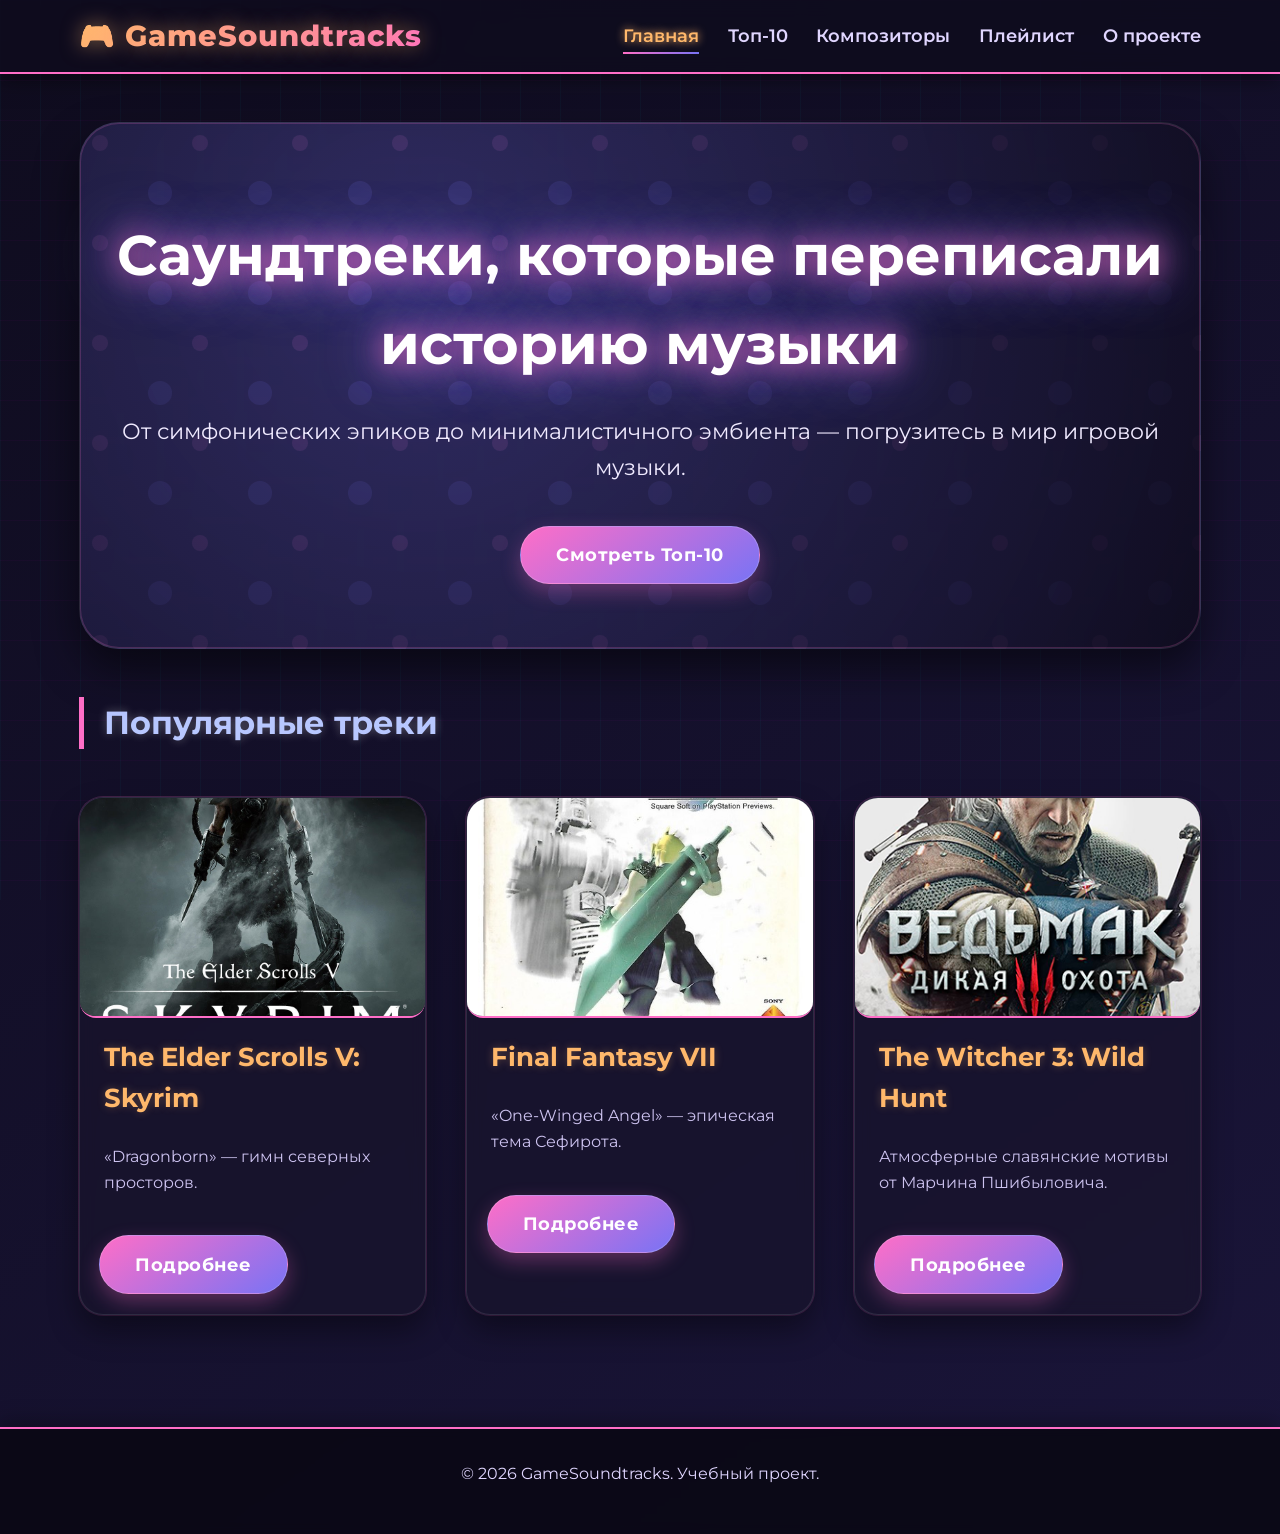
<file: Site/index.html>
﻿<!DOCTYPE html>
<html lang="ru">
<head>
	<meta charset="UTF-8">
	<meta name="viewport" content="width=device-width, initial-scale=1.0">
	<title>Лучшие саундтреки из видеоигр | Главная</title>
	<link rel="stylesheet" href="css/style.css">
</head>
<body>
	<header>
		<div class="container header-container">
			<div class="logo">
				<a href="index.html">🎮 GameSoundtracks</a>
			</div>
			<nav>
				<ul class="nav-menu">
					<li><a href="index.html" class="active">Главная</a></li>
					<li><a href="top10.html">Топ-10</a></li>
					<li><a href="composers.html">Композиторы</a></li>
					<li><a href="playlist.html">Плейлист</a></li>
					<li><a href="about.html">О проекте</a></li>
				</ul>
				<button class="mobile-menu-toggle" aria-label="Меню">☰</button>
			</nav>
		</div>
	</header>

	<main>
		<div class="container">
			<section class="hero">
				<h1>Саундтреки, которые переписали историю музыки</h1>
				<p>От симфонических эпиков до минималистичного эмбиента — погрузитесь в мир игровой музыки.</p>
				<a href="top10.html" class="btn">Смотреть Топ-10</a>
			</section>

			<section class="featured">
				<h2>Популярные треки</h2>
				<div class="cards-grid">
					<article class="card">
						<img src="images/skyrim.jpg" alt="Skyrim">
						<h3>The Elder Scrolls V: Skyrim</h3>
						<p>«Dragonborn» — гимн северных просторов.</p>
						<a href="soundtrack-skyrim.html" class="btn" style="margin: 0 1.2rem 1.2rem; display: inline-block;">Подробнее</a>
					</article>
					<article class="card">
						<img src="images/ffvii.jpg" alt="Final Fantasy VII">
						<h3>Final Fantasy VII</h3>
						<p>«One-Winged Angel» — эпическая тема Сефирота.</p>
						<a href="soundtrack-ffvii.html" class="btn" style="margin: 0 1.2rem 1.2rem; display: inline-block;">Подробнее</a>
					</article>
					<article class="card">
						<img src="images/witcher3.jpg" alt="The Witcher 3">
						<h3>The Witcher 3: Wild Hunt</h3>
						<p>Атмосферные славянские мотивы от Марчина Пшибыловича.</p>
						<a href="soundtrack-witcher3.html" class="btn" style="margin: 0 1.2rem 1.2rem; display: inline-block;">Подробнее</a>
					</article>
				</div>
			</section>
		</div>
	</main>

	<footer>
		<div class="container">
			<p>© 2026 GameSoundtracks. Учебный проект.</p>
		</div>
	</footer>

	<script src="js/script.js"></script>
</body>
</html>
</file>
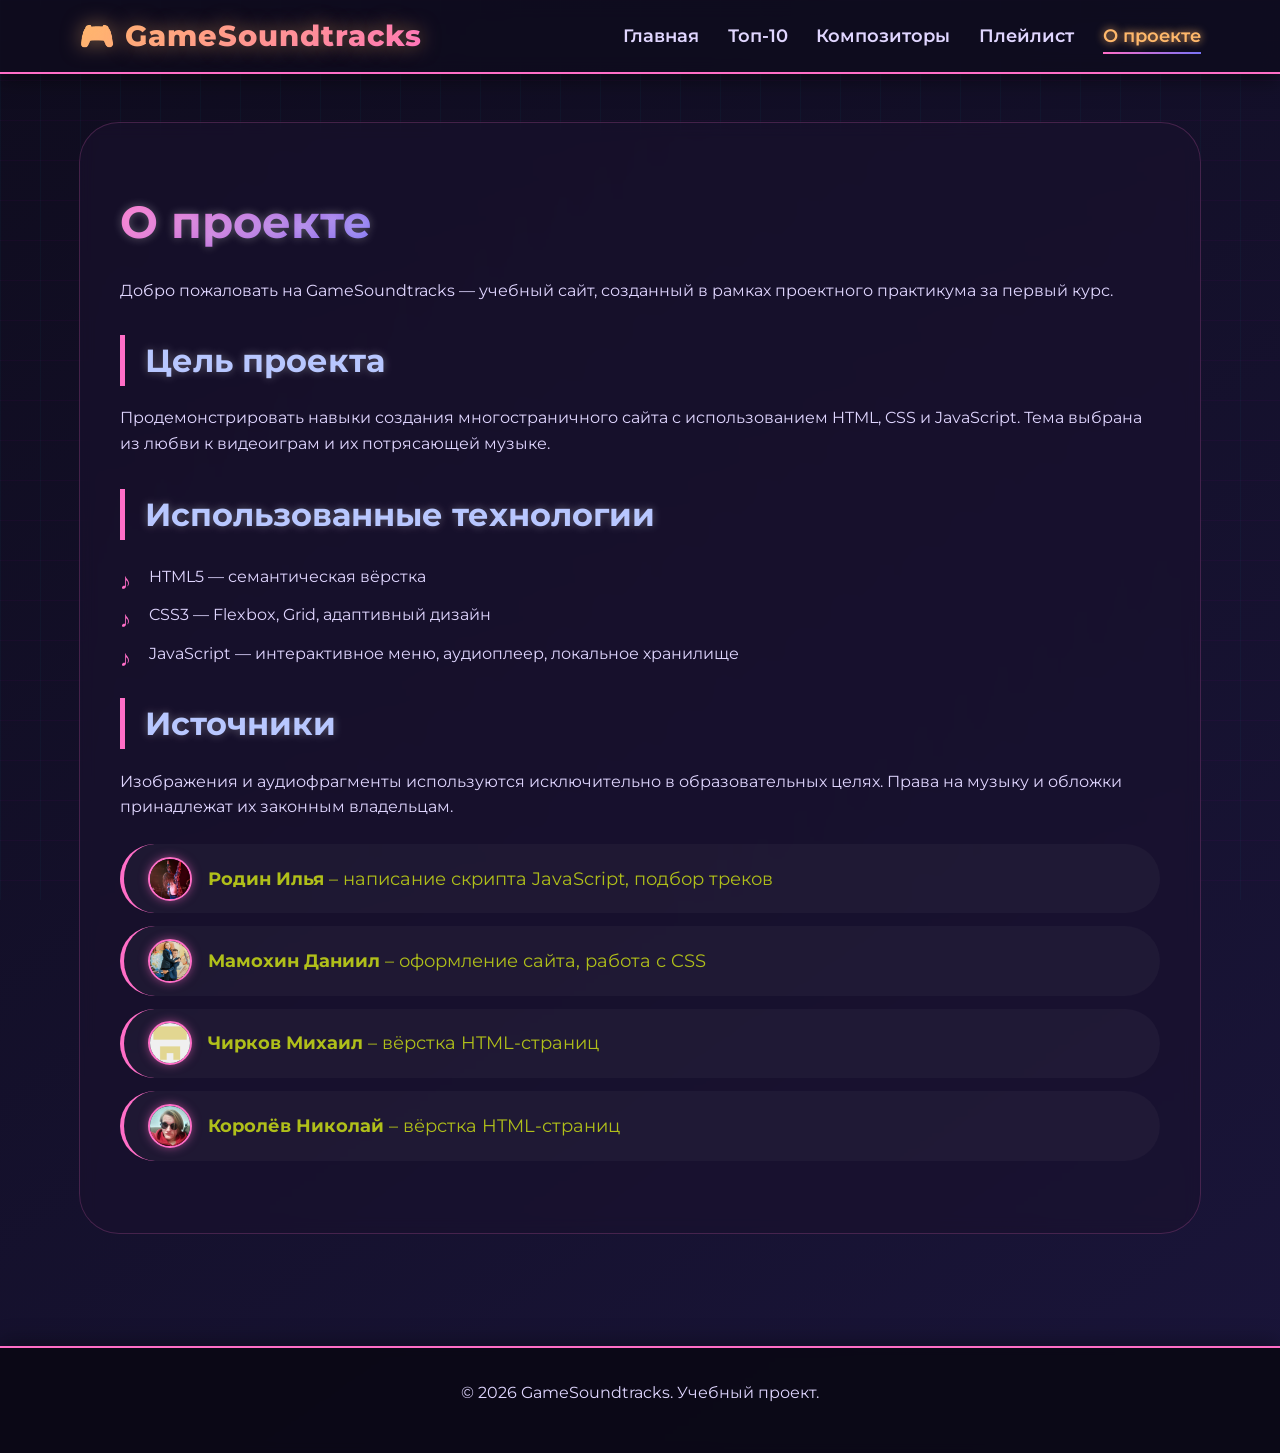
<file: Site/about.html>
﻿<!DOCTYPE html>
<html lang="ru">
<head>
	<meta charset="UTF-8">
	<meta name="viewport" content="width=device-width, initial-scale=1.0">
	<title>О проекте | GameSoundtracks</title>
	<link rel="stylesheet" href="css/style.css">
</head>
<body>
	<header>
		<div class="container header-container">
			<div class="logo">
				<a href="index.html">🎮 GameSoundtracks</a>
			</div>
			<nav>
				<ul class="nav-menu">
					<li><a href="index.html">Главная</a></li>
					<li><a href="top10.html">Топ-10</a></li>
					<li><a href="composers.html">Композиторы</a></li>
					<li><a href="playlist.html">Плейлист</a></li>
					<li><a href="about.html" class="active">О проекте</a></li>
				</ul>
				<button class="mobile-menu-toggle" aria-label="Меню">☰</button>
			</nav>
		</div>
	</header>

	<main>
		<div class="container">
			<section class="about">
				<h1>О проекте</h1>
				<p>Добро пожаловать на GameSoundtracks — учебный сайт, созданный в рамках проектного практикума за первый курс.</p>

				<h2>Цель проекта</h2>
				<p>Продемонстрировать навыки создания многостраничного  сайта с использованием HTML, CSS и JavaScript. Тема выбрана из любви к видеоиграм и их потрясающей музыке.</p>

				<h2>Использованные технологии</h2>
				<ul class="simple-list">
					<li>HTML5 — семантическая вёрстка</li>
					<li>CSS3 — Flexbox, Grid, адаптивный дизайн</li>
					<li>JavaScript — интерактивное меню, аудиоплеер, локальное хранилище</li>
				</ul>

				<h2>Источники</h2>
				<p>Изображения и аудиофрагменты используются исключительно в образовательных целях. Права на музыку и обложки принадлежат их законным владельцам.</p>

				<ul class="team-list">
					<li>
						<img src="images/avatar-ilya.jpg" alt="Илья" class="team-avatar">
						<span><strong>Родин Илья</strong> – написание скрипта JavaScript, подбор треков</span>
					</li>
					<li>
						<img src="images/avatar-daniil.jpg" alt="Даниил" class="team-avatar">
						<span><strong>Мамохин Даниил</strong> – оформление сайта, работа с CSS</span>
					</li>
					<li>
						<img src="images/avatar-mikhail.png" alt="Михаил" class="team-avatar">
						<span><strong>Чирков Михаил</strong> – вёрстка HTML-страниц</span>
					</li>
					<li>
						<img src="images/avatar-nikolai.jpg" alt="Николай" class="team-avatar">
						<span><strong>Королёв Николай</strong> – вёрстка HTML-страниц</span>
					</li>
				</ul>
			</section>
		</div>
	</main>

	<footer>
		<div class="container">
			<p>© 2026 GameSoundtracks. Учебный проект.</p>
		</div>
	</footer>

	<script src="js/script.js"></script>
</body>
</html>
</file>
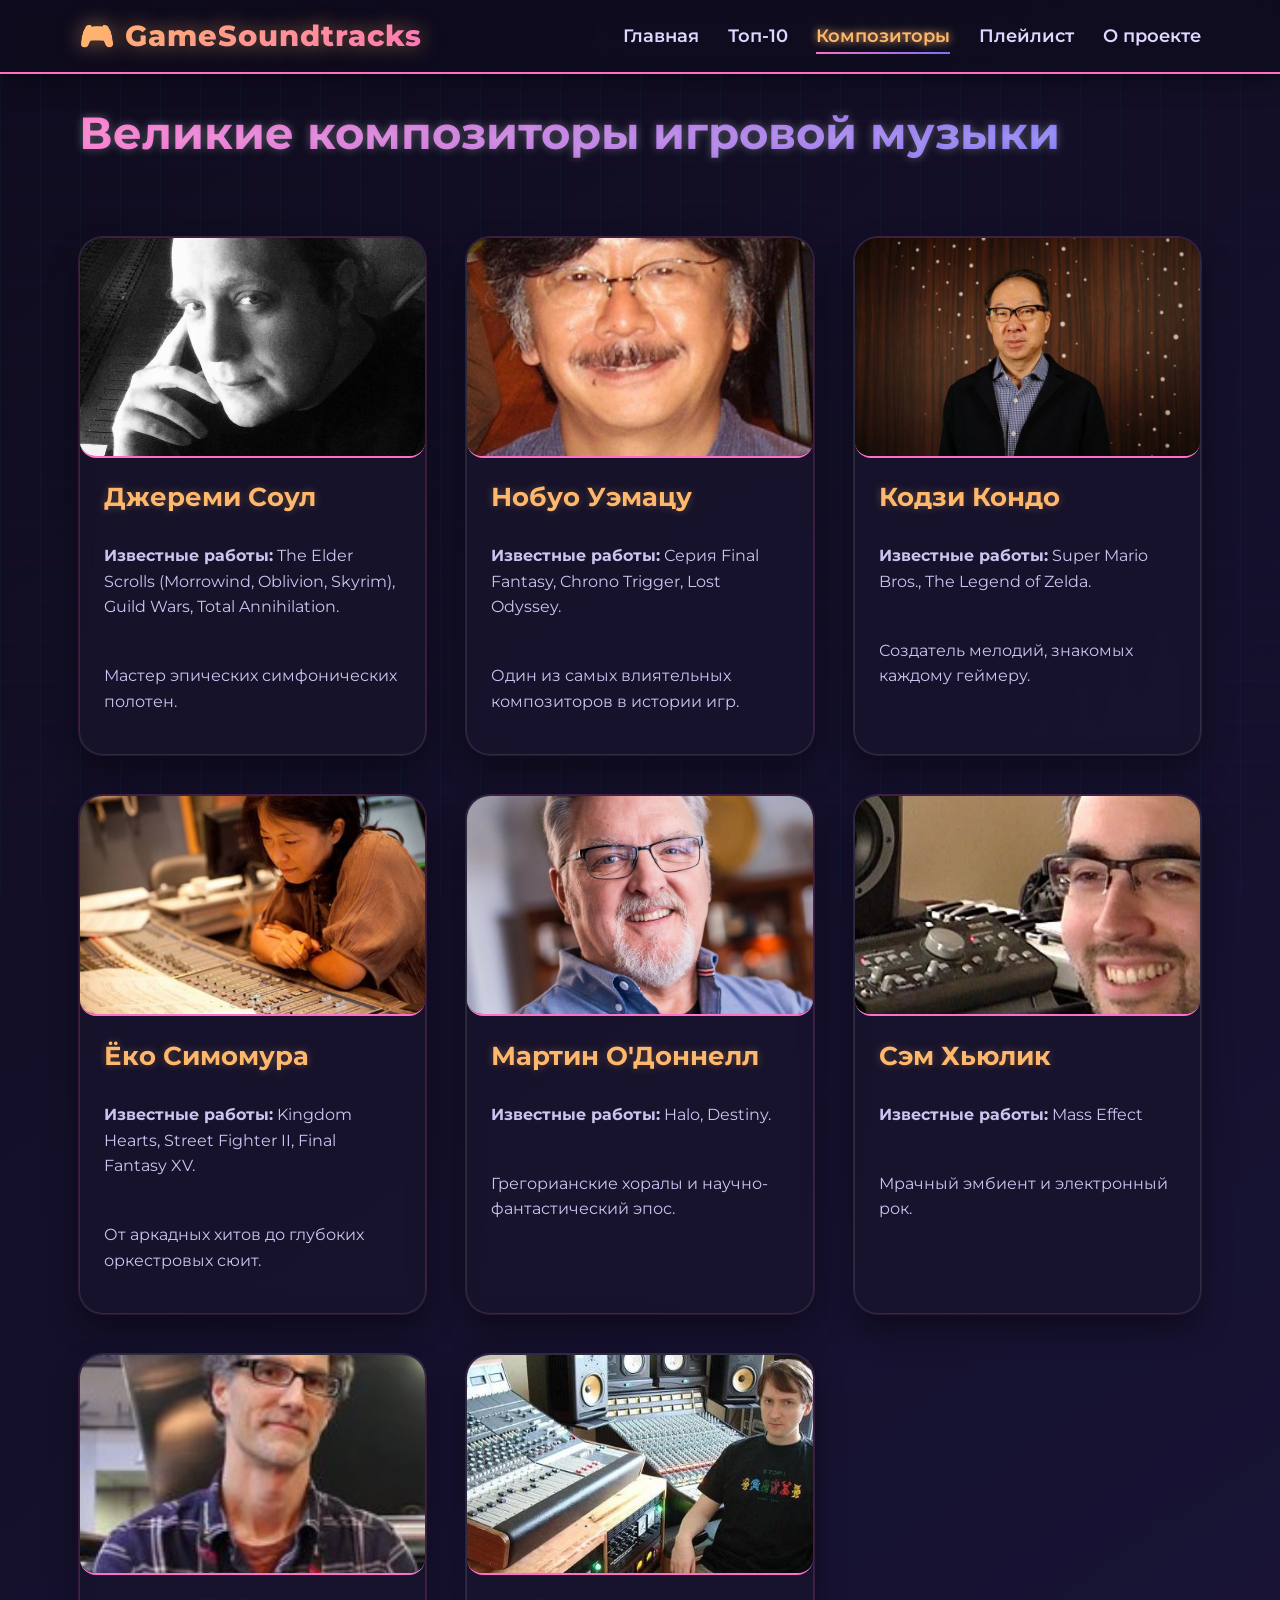
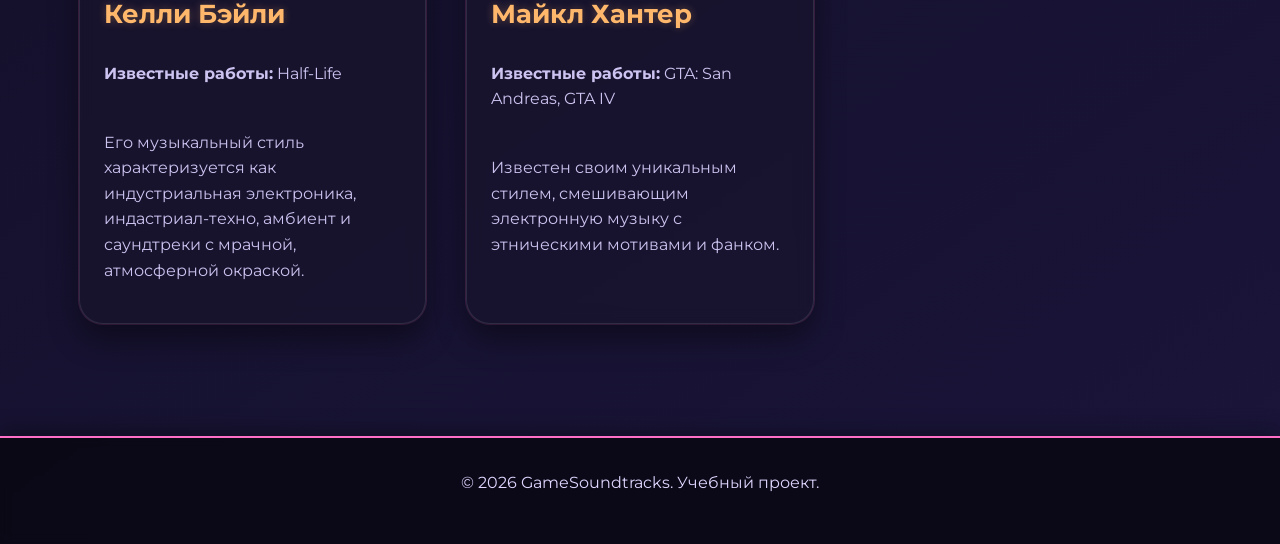
<file: Site/composers.html>
﻿<!DOCTYPE html>
<html lang="ru">
<head>
	<meta charset="UTF-8">
	<meta name="viewport" content="width=device-width, initial-scale=1.0">
	<title>Композиторы | GameSoundtracks</title>
	<link rel="stylesheet" href="css/style.css">
</head>
<body>
	<header>
		<div class="container header-container">
			<div class="logo">
				<a href="index.html">🎮 GameSoundtracks</a>
			</div>
			<nav>
				<ul class="nav-menu">
					<li><a href="index.html">Главная</a></li>
					<li><a href="top10.html">Топ-10</a></li>
					<li><a href="composers.html" class="active">Композиторы</a></li>
					<li><a href="playlist.html">Плейлист</a></li>
					<li><a href="about.html">О проекте</a></li>
				</ul>
				<button class="mobile-menu-toggle" aria-label="Меню">☰</button>
			</nav>
		</div>
	</header>

	<main>
		<div class="container">
			<h1>Великие композиторы игровой музыки</h1>
			<div class="cards-grid">
				<div class="card composer-card">
					<img src="images/jeremy-soule.jpg" alt="Jeremy Soule">
					<h3>Джереми Соул</h3>
					<p><strong>Известные работы:</strong> The Elder Scrolls (Morrowind, Oblivion, Skyrim), Guild Wars, Total Annihilation.</p>
					<p>Мастер эпических симфонических полотен.</p>
				</div>
				<div class="card composer-card">
					<img src="images/nobuo-uematsu.jpg" alt="Nobuo Uematsu">
					<h3>Нобуо Уэмацу</h3>
					<p><strong>Известные работы:</strong> Серия Final Fantasy, Chrono Trigger, Lost Odyssey.</p>
					<p>Один из самых влиятельных композиторов в истории игр.</p>
				</div>
				<div class="card composer-card">
					<img src="images/koji-kondo.jpg" alt="Koji Kondo">
					<h3>Кодзи Кондо</h3>
					<p><strong>Известные работы:</strong> Super Mario Bros., The Legend of Zelda.</p>
					<p>Создатель мелодий, знакомых каждому геймеру.</p>
				</div>
				<div class="card composer-card">
					<img src="images/yoko-shimomura.jpg" alt="Yoko Shimomura">
					<h3>Ёко Симомура</h3>
					<p><strong>Известные работы:</strong> Kingdom Hearts, Street Fighter II, Final Fantasy XV.</p>
					<p>От аркадных хитов до глубоких оркестровых сюит.</p>
				</div>
				<div class="card composer-card">
					<img src="images/martin-odonnell.jpg" alt="Martin O'Donnell">
					<h3>Мартин О'Доннелл</h3>
					<p><strong>Известные работы:</strong> Halo, Destiny.</p>
					<p>Грегорианские хоралы и научно-фантастический эпос.</p>
				</div>
				<div class="card composer-card">
					<img src="images/sam-hulick.jpg" alt="Sam Hulick">
					<h3>Сэм Хьюлик</h3>
					<p><strong>Известные работы:</strong> Mass Effect </p>
					<p> Мрачный эмбиент и электронный рок.</p>
				</div>
				<div class="card composer-card">
					<img src="images/kelly-bailey.jpg" alt="Kelly Bailey">
					<h3>Келли Бэйли</h3>
					<p><strong>Известные работы:</strong> Half-Life </p>
					<p> Его музыкальный стиль характеризуется как индустриальная электроника, индастриал-техно, амбиент и саундтреки с мрачной, атмосферной окраской.</p>
				</div>
				<div class="card composer-card">
					<img src="images/mike-hunter.webp" alt="Michael Hunter">
					<h3>Майкл Хантер</h3>
					<p><strong>Известные работы:</strong> GTA: San Andreas, GTA IV</p>
					<p> Известен своим уникальным стилем, смешивающим электронную музыку с этническими мотивами и фанком.</p>
				</div>
			</div>
		</div>
	</main>

	<footer>
		<div class="container">
			<p>© 2026 GameSoundtracks. Учебный проект.</p>
		</div>
	</footer>

	<script src="js/script.js"></script>
</body>
</html>
</file>
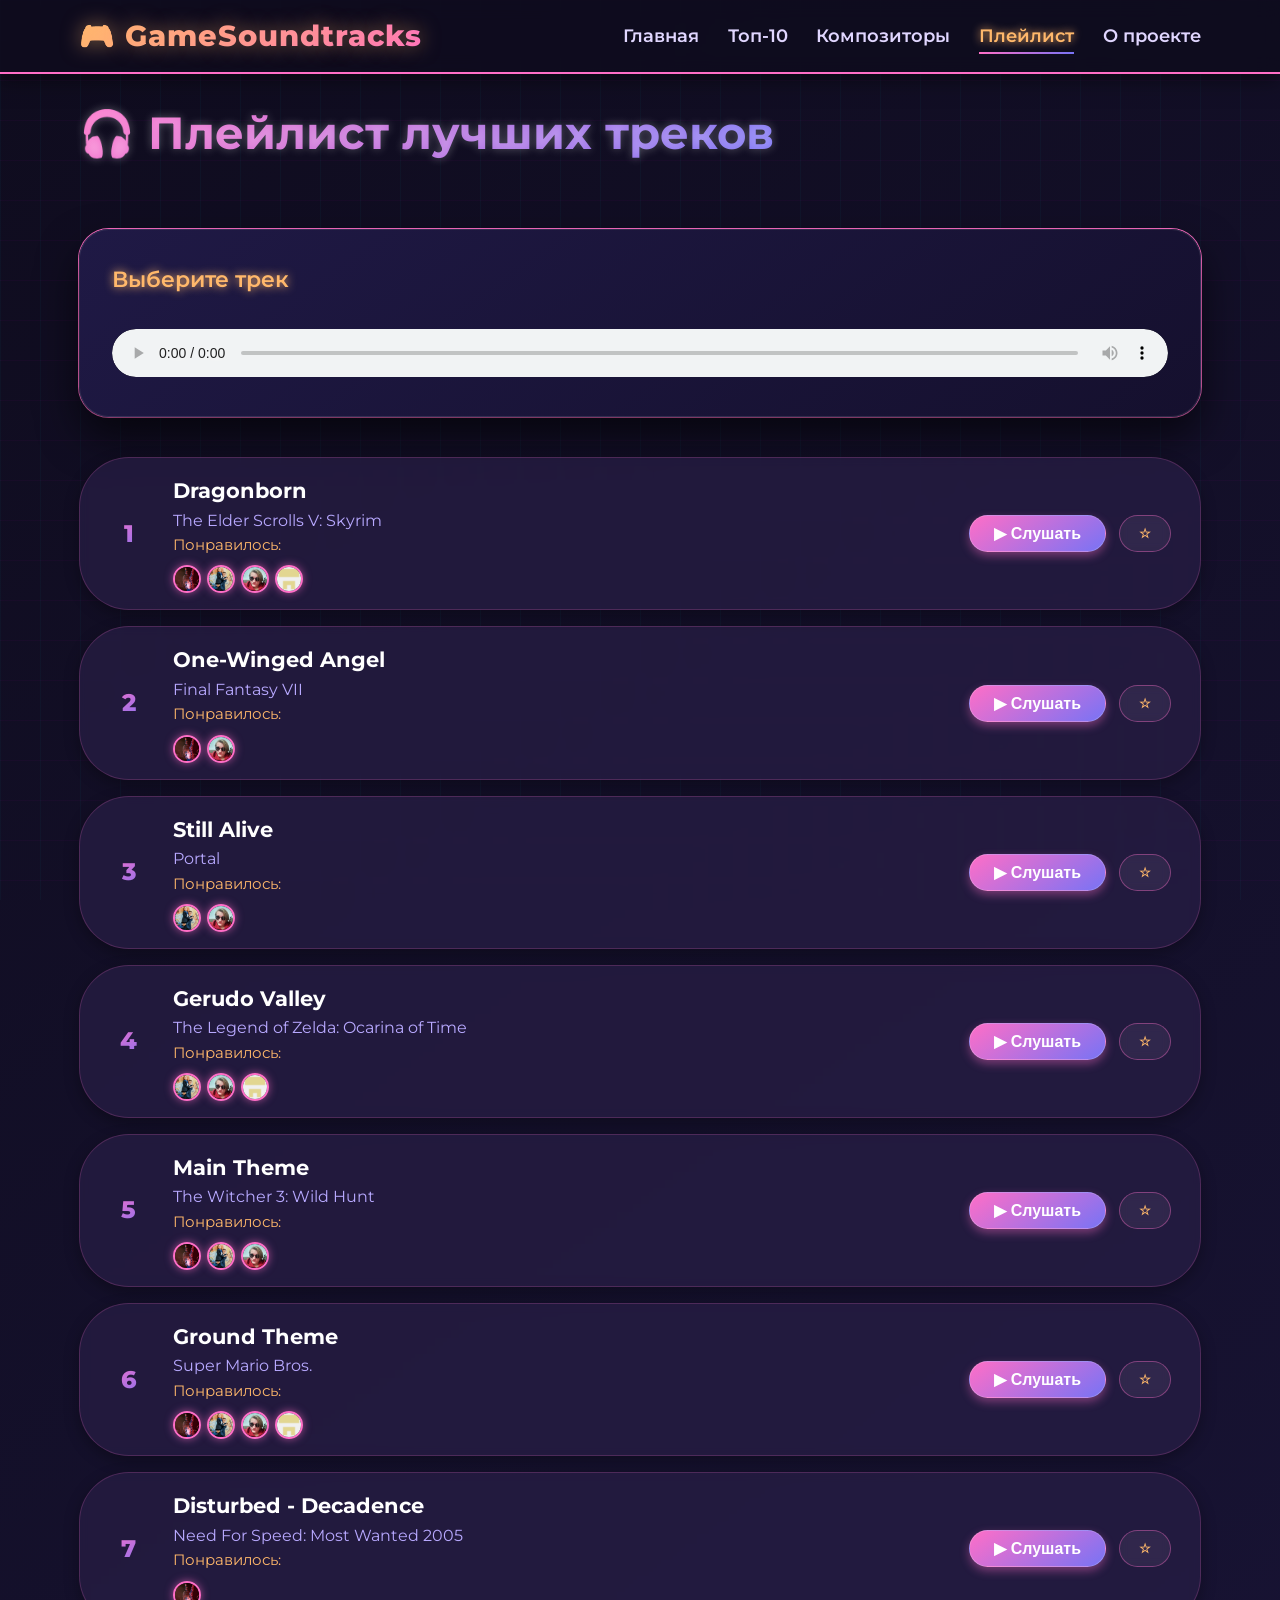
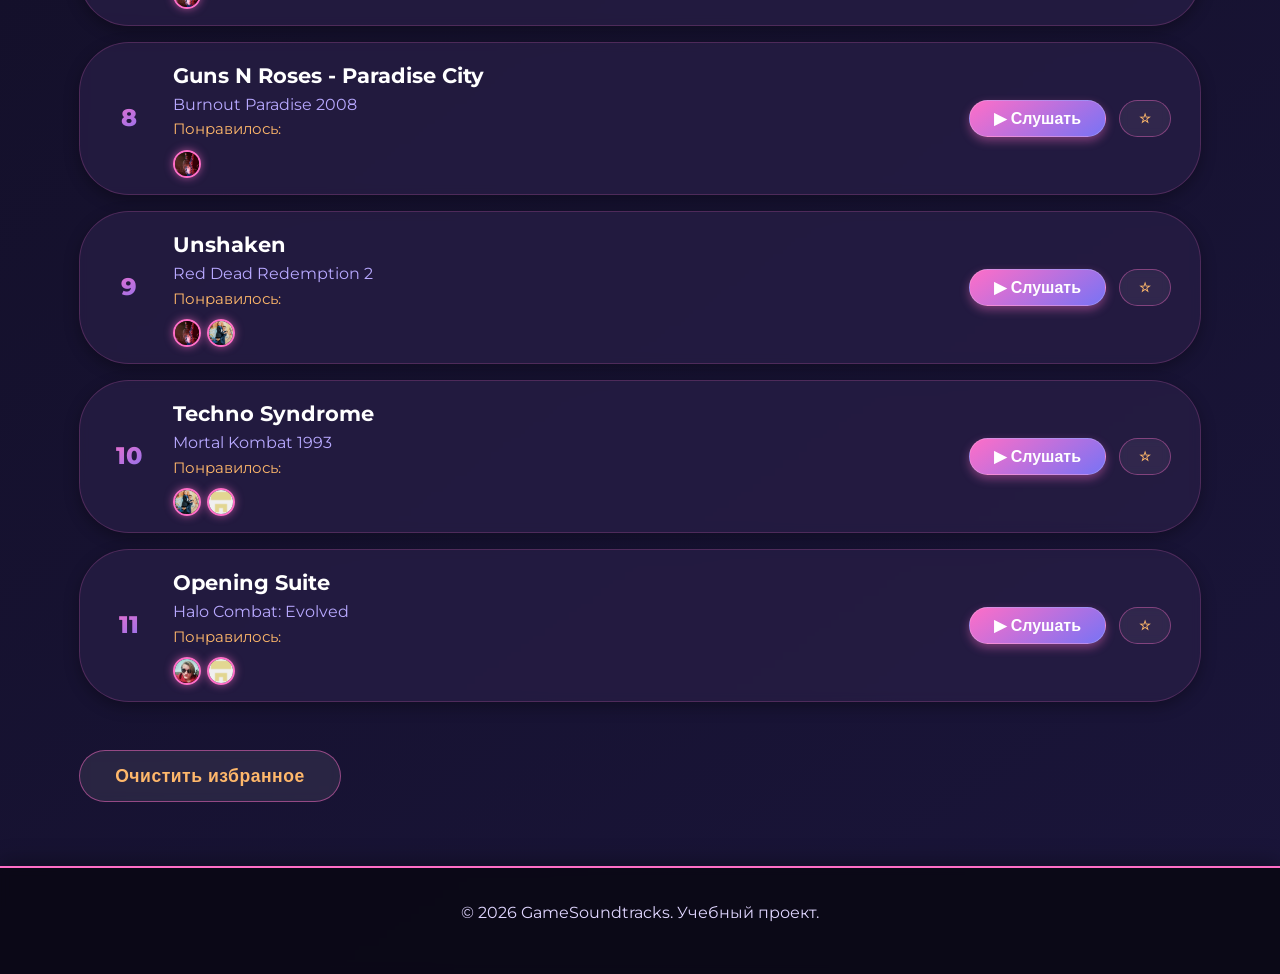
<file: Site/playlist.html>
﻿<!DOCTYPE html>
<html lang="ru">
<head>
	<meta charset="UTF-8">
	<meta name="viewport" content="width=device-width, initial-scale=1.0">
	<title>Плейлист | GameSoundtracks</title>
	<link rel="stylesheet" href="css/style.css">
</head>
<body>
	<header>
		<div class="container header-container">
			<div class="logo">
				<a href="index.html">🎮 GameSoundtracks</a>
			</div>
			<nav>
				<ul class="nav-menu">
					<li><a href="index.html">Главная</a></li>
					<li><a href="top10.html">Топ-10</a></li>
					<li><a href="composers.html">Композиторы</a></li>
					<li><a href="playlist.html" class="active">Плейлист</a></li>
					<li><a href="about.html">О проекте</a></li>
				</ul>
				<button class="mobile-menu-toggle" aria-label="Меню">☰</button>
			</nav>
		</div>
	</header>

	<main>
		<div class="container">
			<h1>🎧 Плейлист лучших треков</h1>

			<!-- Аудиоплеер -->
			<div class="player-container">
				<div class="now-playing">
					<span id="current-track-label">Выберите трек</span>
				</div>
				<audio id="audio-player" controls>
					Ваш браузер не поддерживает аудио.
				</audio>
			</div>

			<!-- Список треков (заполняется через JS) -->
			<div id="track-list" class="track-list"></div>

			<button id="clear-favorites" class="btn secondary">Очистить избранное</button>
		</div>
	</main>

	<footer>
		<div class="container">
			<p>© 2026 GameSoundtracks. Учебный проект.</p>
		</div>
	</footer>

	<script src="js/script.js"></script>
</body>
</html>
</file>
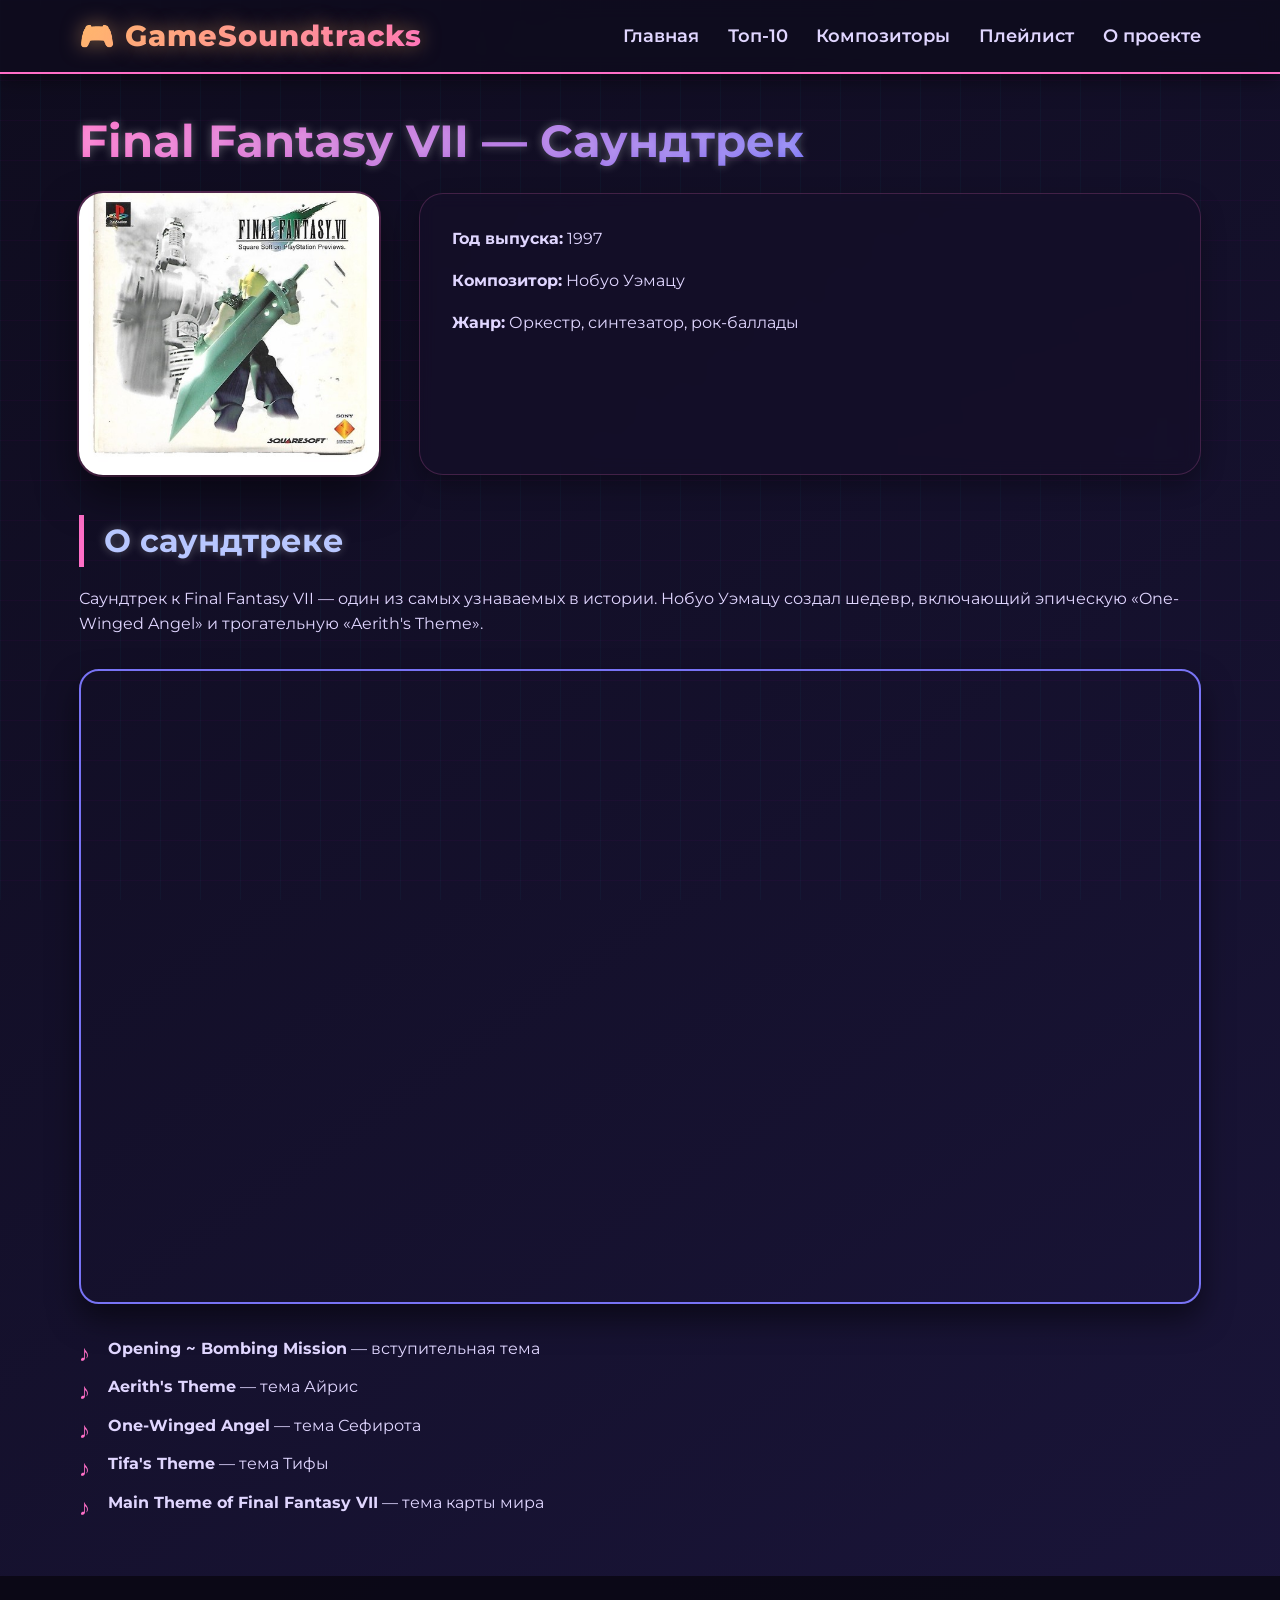
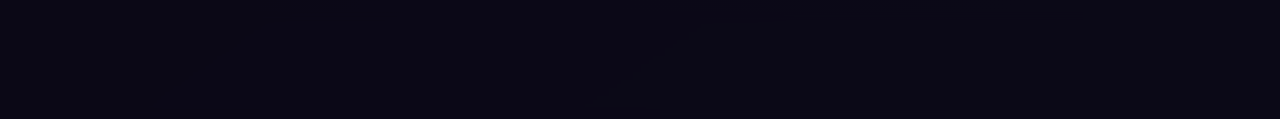
<file: Site/soundtrack-ffvii.html>
﻿<!DOCTYPE html>
<html lang="ru">
<head>
	<meta charset="UTF-8">
	<meta name="viewport" content="width=device-width, initial-scale=1.0">
	<title>Саундтрек Final Fantasy VII | GameSoundtracks</title>
	<link rel="stylesheet" href="css/style.css">
</head>
<body>
	<header>
		<div class="container header-container">
			<div class="logo">
				<a href="index.html">🎮 GameSoundtracks</a>
			</div>
			<nav>
				<ul class="nav-menu">
					<li><a href="index.html">Главная</a></li>
					<li><a href="top10.html">Топ-10</a></li>
					<li><a href="composers.html">Композиторы</a></li>
					<li><a href="playlist.html">Плейлист</a></li>
					<li><a href="about.html">О проекте</a></li>
				</ul>
				<button class="mobile-menu-toggle" aria-label="Меню">☰</button>
			</nav>
		</div>
	</header>

	<main>
		<div class="container">
			<article class="soundtrack-detail">
				<h1>Final Fantasy VII — Саундтрек</h1>
				<div class="detail-header">
					<img src="images/ffvii.jpg" alt="Final Fantasy VII Cover" class="detail-cover">
					<div class="detail-meta">
						<p><strong>Год выпуска:</strong> 1997</p>
						<p><strong>Композитор:</strong> Нобуо Уэмацу</p>
						<p><strong>Жанр:</strong> Оркестр, синтезатор, рок-баллады</p>
					</div>
				</div>

				<section class="description">
					<h2>О саундтреке</h2>
					<p>Саундтрек к Final Fantasy VII — один из самых узнаваемых в истории. Нобуо Уэмацу создал шедевр, включающий эпическую «One-Winged Angel» и трогательную «Aerith's Theme».</p>
				</section>

				<div class="video-wrapper">
					<iframe width="560" height="315" src="https://www.youtube.com/embed/qDD-iRk6Mhc"
							title="Final Fantasy VII Main Theme" frameborder="0" allowfullscreen></iframe>
				</div>

				<ul class="simple-list">
					<li><strong>Opening ~ Bombing Mission</strong> — вступительная тема</li>
					<li><strong>Aerith's Theme</strong> — тема Айрис</li>
					<li><strong>One-Winged Angel</strong> — тема Сефирота</li>
					<li><strong>Tifa's Theme</strong> — тема Тифы</li>
					<li><strong>Main Theme of Final Fantasy VII</strong> — тема карты мира</li>
				</ul>
			</article>
		</div>
	</main>

	<footer>
		<div class="container">
			<p>© 2026 GameSoundtracks. Учебный проект. </p>
		</div>
	</footer>

	<script src="js/script.js"></script>
</body>
</html>
</file>
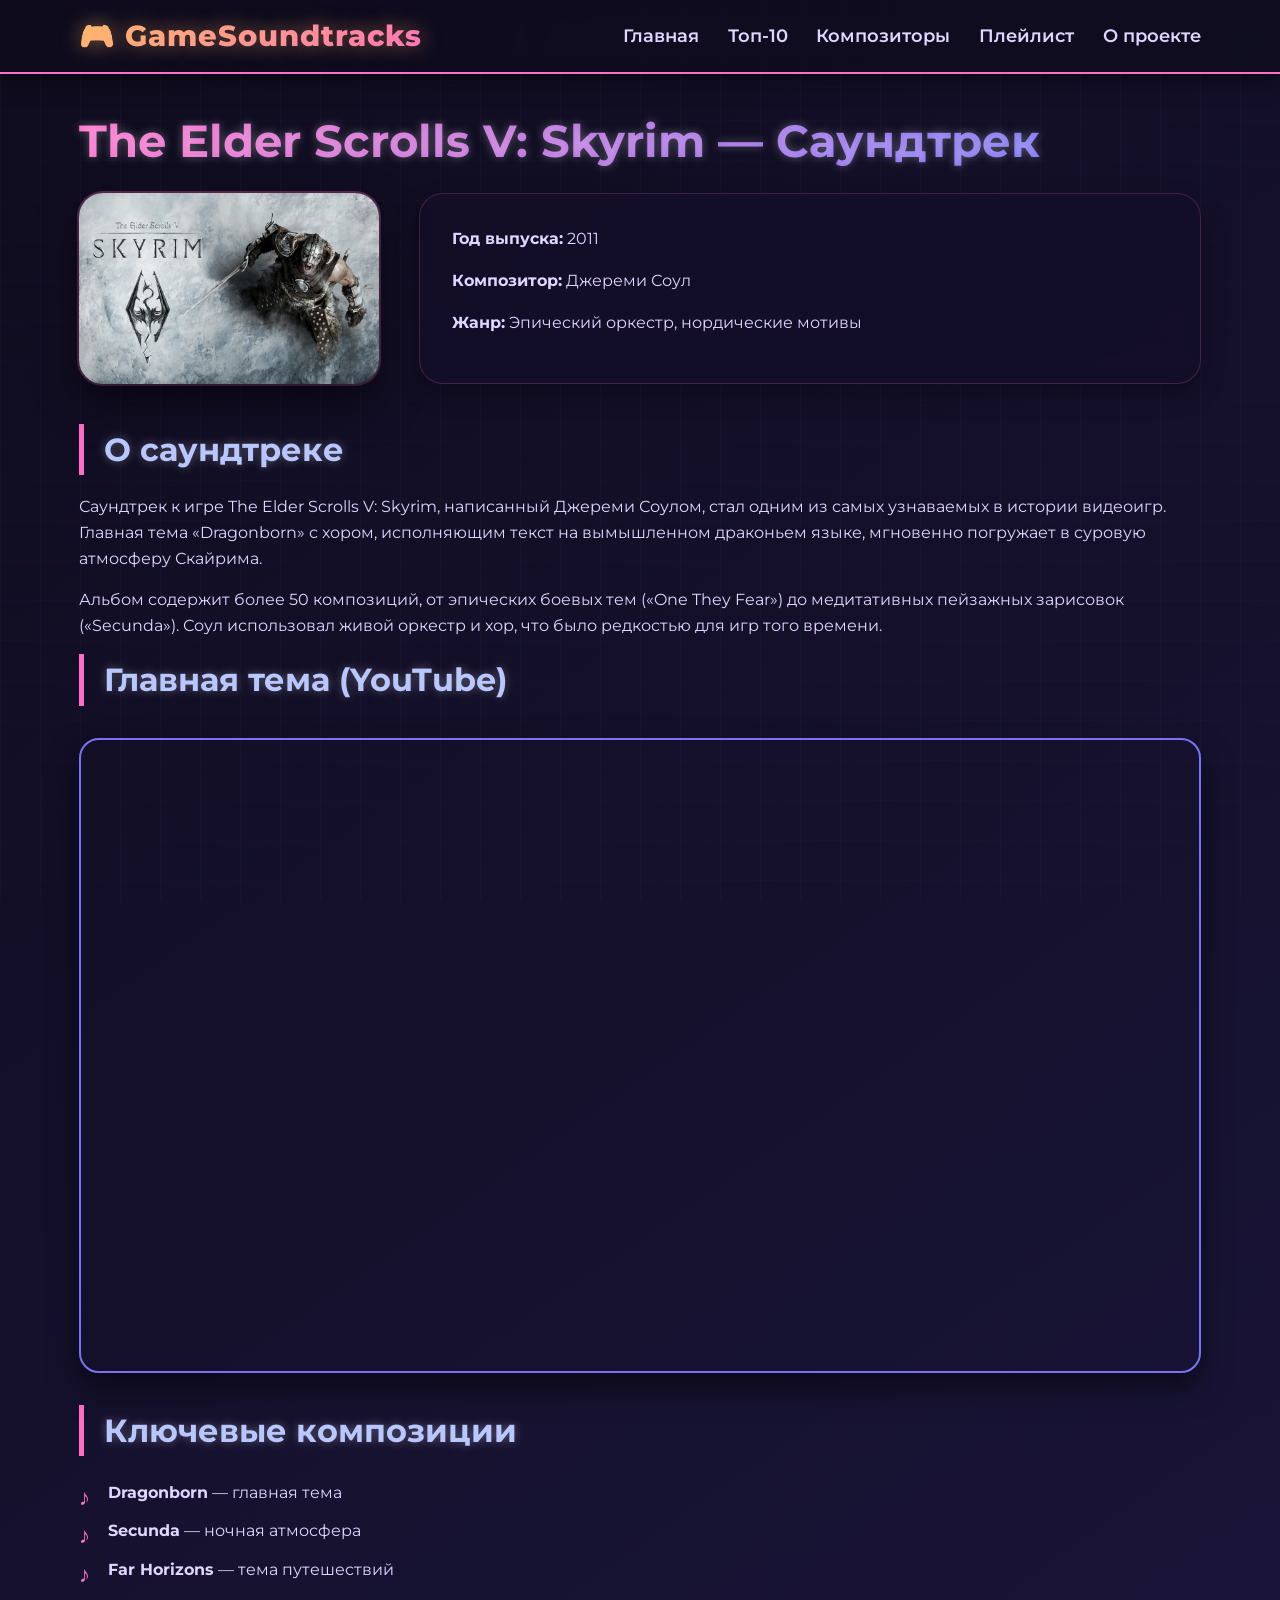
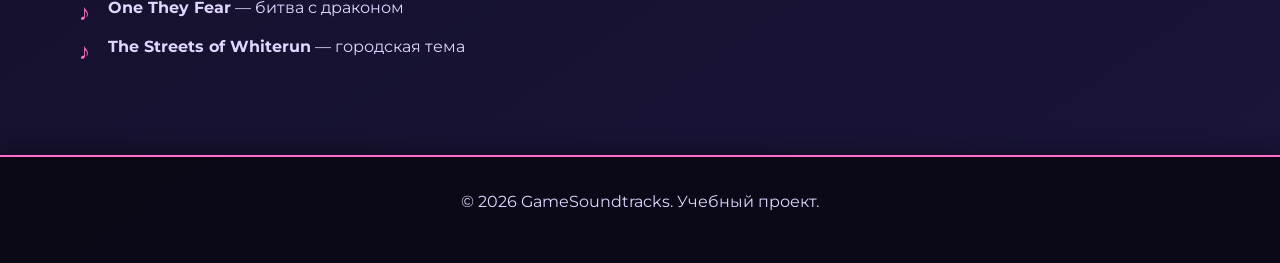
<file: Site/soundtrack-skyrim.html>
﻿<!DOCTYPE html>
<html lang="ru">
<head>
	<meta charset="UTF-8">
	<meta name="viewport" content="width=device-width, initial-scale=1.0">
	<title>Саундтрек Skyrim | GameSoundtracks</title>
	<link rel="stylesheet" href="css/style.css">
</head>
<body>
	<header>
		<div class="container header-container">
			<div class="logo">
				<a href="index.html">🎮 GameSoundtracks</a>
			</div>
			<nav>
				<ul class="nav-menu">
					<li><a href="index.html">Главная</a></li>
					<li><a href="top10.html">Топ-10</a></li>
					<li><a href="composers.html">Композиторы</a></li>
					<li><a href="playlist.html">Плейлист</a></li>
					<li><a href="about.html">О проекте</a></li>
				</ul>
				<button class="mobile-menu-toggle" aria-label="Меню">☰</button>
			</nav>
		</div>
	</header>

	<main>
		<div class="container">
			<article class="soundtrack-detail">
				<h1>The Elder Scrolls V: Skyrim — Саундтрек</h1>
				<div class="detail-header">
					<img src="images/skyrim-cover.jpg" alt="Skyrim Cover" class="detail-cover">
					<div class="detail-meta">
						<p><strong>Год выпуска:</strong> 2011</p>
						<p><strong>Композитор:</strong> Джереми Соул</p>
						<p><strong>Жанр:</strong> Эпический оркестр, нордические мотивы</p>
					</div>
				</div>

				<section class="description">
					<h2>О саундтреке</h2>
					<p>Саундтрек к игре The Elder Scrolls V: Skyrim, написанный Джереми Соулом, стал одним из самых узнаваемых в истории видеоигр. Главная тема «Dragonborn» с хором, исполняющим текст на вымышленном драконьем языке, мгновенно погружает в суровую атмосферу Скайрима.</p>
					<p>Альбом содержит более 50 композиций, от эпических боевых тем («One They Fear») до медитативных пейзажных зарисовок («Secunda»). Соул использовал живой оркестр и хор, что было редкостью для игр того времени.</p>
				</section>

				<section class="media">
					<h2>Главная тема (YouTube)</h2>
					<div class="video-wrapper">
						<iframe width="560" height="315" src="https://www.youtube.com/embed/AVy7YPNP_zI"
								title="Skyrim Main Theme" frameborder="0" allowfullscreen></iframe>
					</div>
				</section>

				<section class="tracklist">
					<h2>Ключевые композиции</h2>
					<ul class="simple-list">
						<li><strong>Dragonborn</strong> — главная тема</li>
						<li><strong>Secunda</strong> — ночная атмосфера</li>
						<li><strong>Far Horizons</strong> — тема путешествий</li>
						<li><strong>One They Fear</strong> — битва с драконом</li>
						<li><strong>The Streets of Whiterun</strong> — городская тема</li>
					</ul>
				</section>
			</article>
		</div>
	</main>

	<footer>
		<div class="container">
			<p>© 2026 GameSoundtracks. Учебный проект.</p>
		</div>
	</footer>

	<script src="js/script.js"></script>
</body>
</html>
</file>
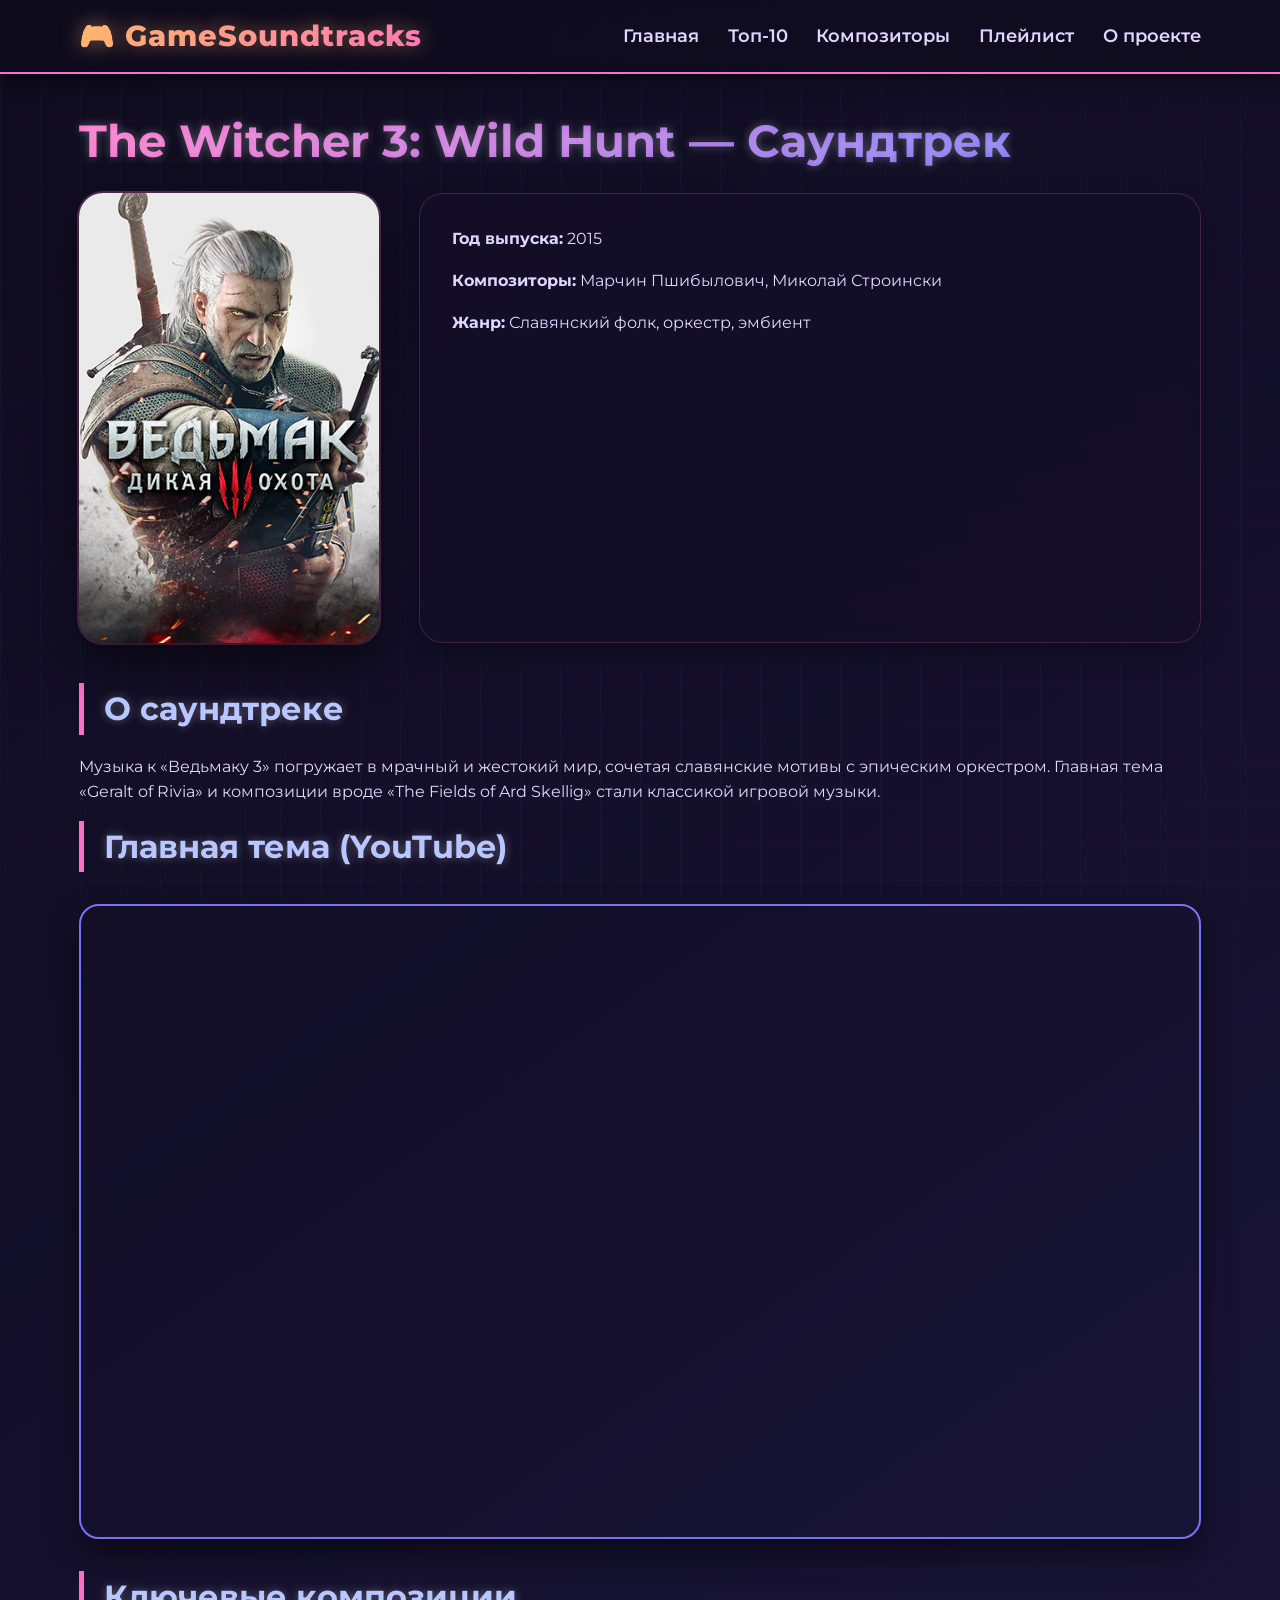
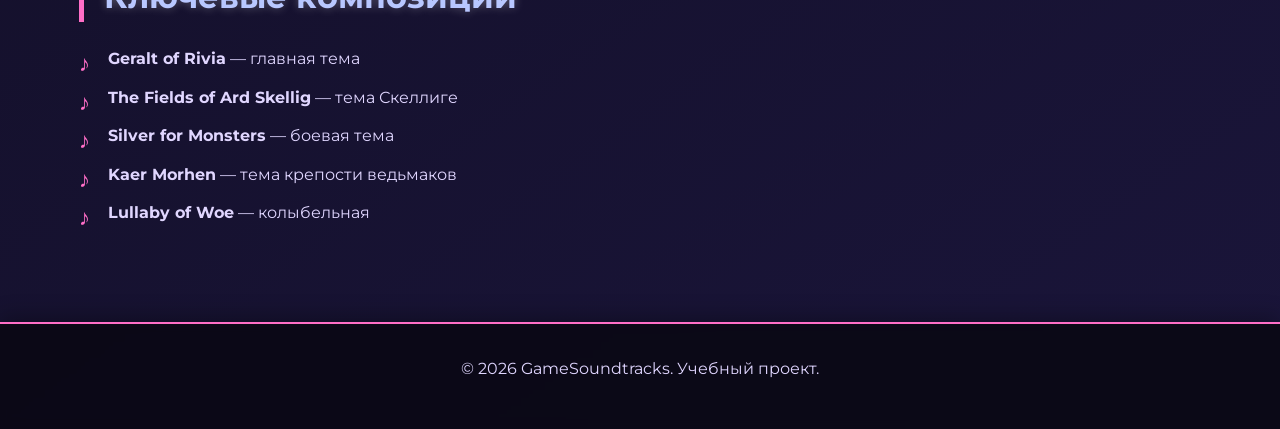
<file: Site/soundtrack-witcher3.html>
﻿<!DOCTYPE html>
<html lang="ru">
<head>
	<meta charset="UTF-8">
	<meta name="viewport" content="width=device-width, initial-scale=1.0">
	<title>Саундтрек The Witcher 3| GameSoundtracks</title>
	<link rel="stylesheet" href="css/style.css">
</head>
<body>
	<header>
		<div class="container header-container">
			<div class="logo">
				<a href="index.html">🎮 GameSoundtracks</a>
			</div>
			<nav>
				<ul class="nav-menu">
					<li><a href="index.html">Главная</a></li>
					<li><a href="top10.html">Топ-10</a></li>
					<li><a href="composers.html">Композиторы</a></li>
					<li><a href="playlist.html">Плейлист</a></li>
					<li><a href="about.html">О проекте</a></li>
				</ul>
				<button class="mobile-menu-toggle" aria-label="Меню">☰</button>
			</nav>
		</div>
	</header>

	<main>
		<div class="container">
			<article class="soundtrack-detail">
				<h1>The Witcher 3: Wild Hunt — Саундтрек</h1>
				<div class="detail-header">
					<img src="images/witcher3.jpg" alt="The Witcher 3 Cover" class="detail-cover">
					<div class="detail-meta">
						<p><strong>Год выпуска:</strong> 2015</p>
						<p><strong>Композиторы:</strong> Марчин Пшибылович, Миколай Строински</p>
						<p><strong>Жанр:</strong> Славянский фолк, оркестр, эмбиент</p>
					</div>
				</div>

				<section class="description">
					<h2>О саундтреке</h2>
					<p>Музыка к «Ведьмаку 3» погружает в мрачный и жестокий мир, сочетая славянские мотивы с эпическим оркестром. Главная тема «Geralt of Rivia» и композиции вроде «The Fields of Ard Skellig» стали классикой игровой музыки.</p>
				</section>

				<section class="media">
					<h2>Главная тема (YouTube)</h2>
					<div class="video-wrapper">
						<iframe width="560" height="315" src="https://www.youtube.com/watch?v=viM0-3PXef0"
								title="The Witcher 3 Main Theme" frameborder="0" allowfullscreen></iframe>
					</div>
				</section>

				<section class="tracklist">
					<h2>Ключевые композиции</h2>
					<ul class="simple-list">
						<li><strong>Geralt of Rivia</strong> — главная тема</li>
						<li><strong>The Fields of Ard Skellig</strong> — тема Скеллиге</li>
						<li><strong>Silver for Monsters</strong> — боевая тема</li>
						<li><strong>Kaer Morhen</strong> — тема крепости ведьмаков</li>
						<li><strong>Lullaby of Woe</strong> — колыбельная</li>
					</ul>
				</section>
			</article>
		</div>
	</main>

	<footer>
		<div class="container">
			<p>© 2026 GameSoundtracks. Учебный проект. </p>
		</div>
	</footer>

	<script src="js/script.js"></script>
</body>
</html>
</file>
<file: Site/css/style.css>
﻿/* ===== ПОДКЛЮЧЕНИЕ ШРИФТА (опционально) ===== */
@import url('https://fonts.googleapis.com/css2?family=Montserrat:wght@400;600;700&display=swap');

/* ===== ОБНУЛЕНИЕ И БАЗОВЫЕ СТИЛИ ===== */
* {
	margin: 0;
	padding: 0;
	box-sizing: border-box;
}

body {
	font-family: 'Montserrat', 'Segoe UI', sans-serif;
	line-height: 1.6;
	color: #B0BF1A;
	background: linear-gradient(145deg, #0f0c1e 0%, #1a153a 100%);
	min-height: 100vh;
	display: flex;
	flex-direction: column;
	position: relative;
}

	/* Анимированный фоновый узор (сетка) */
	body::before {
		content: "";
		position: fixed;
		top: 0;
		left: 0;
		width: 100%;
		height: 100%;
		background-image: linear-gradient(rgba(255, 0, 255, 0.03) 1px, transparent 1px), linear-gradient(90deg, rgba(0, 255, 255, 0.03) 1px, transparent 1px);
		background-size: 40px 40px;
		pointer-events: none;
		z-index: -1;
		animation: gridPulse 8s infinite alternate;
	}

@keyframes gridPulse {
	0% {
		opacity: 0.3;
	}

	100% {
		opacity: 0.8;
	}
}

main {
	flex: 1;
	position: relative;
	z-index: 2;
}

.container {
	width: 90%;
	max-width: 1200px;
	margin: 0 auto;
	padding: 0 15px;
}

h1, h2, h3 {
	margin-bottom: 1.2rem;
	font-weight: 700;
	text-shadow: 0 0 10px rgba(255, 255, 255, 0.3);
}

h1 {
	font-size: 2.8rem;
	background: linear-gradient(135deg, #ff6ec7, #7873f5);
	-webkit-background-clip: text;
	background-clip: text;
	color: transparent;
	display: inline-block;
	margin-top: 1.5rem;
}

h2 {
	font-size: 2rem;
	color: #b8c7ff;
	border-left: 5px solid #ff6ec7;
	padding-left: 20px;
}

p {
	margin-bottom: 1rem;
	color: #e0d6ff;
}

a {
	color: #ffb86b;
	transition: all 0.3s ease;
}

	a:hover {
		color: #ff6ec7;
		text-shadow: 0 0 8px #ff6ec7;
	}

img {
	max-width: 100%;
	height: auto;
	border-radius: 16px;
}

/* ===== КНОПКИ ===== */
.btn {
	display: inline-block;
	background: linear-gradient(145deg, #ff6ec7, #7873f5);
	color: #fff;
	padding: 0.9rem 2.2rem;
	border-radius: 40px;
	text-decoration: none;
	font-weight: bold;
	font-size: 1.1rem;
	box-shadow: 0 8px 20px rgba(255, 110, 199, 0.3);
	transition: all 0.3s ease;
	border: 1px solid rgba(255, 255, 255, 0.2);
	letter-spacing: 0.5px;
}

	.btn:hover {
		transform: translateY(-4px);
		box-shadow: 0 15px 30px rgba(255, 110, 199, 0.5);
		background: linear-gradient(145deg, #ff8fd6, #918cf7);
		color: #fff;
	}

	.btn.secondary {
		background: rgba(255, 255, 255, 0.08);
		backdrop-filter: blur(5px);
		border: 1px solid rgba(255, 110, 199, 0.5);
		color: #ffb86b;
		box-shadow: none;
		margin-top: 1rem;
	}

		.btn.secondary:hover {
			background: rgba(255, 110, 199, 0.15);
			border-color: #ff6ec7;
			color: #fff;
			transform: translateY(-2px);
		}

/* ===== ШАПКА (БОЛЕЕ ЯРКАЯ) ===== */
header {
	background: rgba(15, 12, 30, 0.85);
	backdrop-filter: blur(10px);
	border-bottom: 2px solid #ff6ec7;
	box-shadow: 0 5px 20px rgba(0, 0, 0, 0.5);
	position: sticky;
	top: 0;
	z-index: 1000;
	padding: 0.8rem 0;
}

.header-container {
	display: flex;
	justify-content: space-between;
	align-items: center;
}

.logo a {
	color: #fff;
	text-decoration: none;
	font-size: 1.8rem;
	font-weight: 800;
	background: linear-gradient(135deg, #ffb86b, #ff6ec7);
	-webkit-background-clip: text;
	background-clip: text;
	color: transparent;
	text-shadow: 0 0 20px rgba(255, 184, 107, 0.5);
	letter-spacing: 1px;
}

.nav-menu {
	display: flex;
	list-style: none;
	gap: 1.8rem;
}

	.nav-menu a {
		color: #e0d6ff;
		text-decoration: none;
		padding: 0.5rem 0;
		font-weight: 600;
		font-size: 1.1rem;
		position: relative;
		transition: color 0.3s;
	}

		.nav-menu a::after {
			content: '';
			position: absolute;
			bottom: 0;
			left: 0;
			width: 0;
			height: 2px;
			background: linear-gradient(90deg, #ff6ec7, #7873f5);
			transition: width 0.3s ease;
		}

		.nav-menu a:hover::after,
		.nav-menu a.active::after {
			width: 100%;
		}

		.nav-menu a:hover,
		.nav-menu a.active {
			color: #ffb86b;
			text-shadow: 0 0 8px #ffb86b;
		}

.mobile-menu-toggle {
	display: none;
	background: none;
	border: 2px solid #ff6ec7;
	color: #ff6ec7;
	font-size: 1.8rem;
	padding: 0.25rem 0.9rem;
	cursor: pointer;
	border-radius: 12px;
	transition: all 0.3s;
}

	.mobile-menu-toggle:hover {
		background: #ff6ec7;
		color: #0f0c1e;
	}

/* ===== ГЛАВНАЯ (HERO) ===== */
.hero {
	background: radial-gradient(circle at 30% 30%, rgba(120, 115, 245, 0.3), rgba(15, 12, 30, 0.9)), url('data:image/svg+xml;utf8,<svg xmlns="http://www.w3.org/2000/svg" viewBox="0 0 100 100" width="100" height="100"><circle cx="20" cy="20" r="8" fill="%23ff6ec7" opacity="0.15"/><circle cx="80" cy="70" r="12" fill="%237873f5" opacity="0.15"/></svg>');
	color: #fff;
	padding: 4rem 2rem;
	border-radius: 40px;
	text-align: center;
	margin: 3rem 0;
	border: 1px solid rgba(255, 255, 255, 0.1);
	box-shadow: 0 20px 40px rgba(0, 0, 0, 0.5), 0 0 0 1px rgba(255, 110, 199, 0.2) inset;
	backdrop-filter: blur(5px);
	animation: floatIn 1s ease-out;
}

@keyframes floatIn {
	0% {
		opacity: 0;
		transform: translateY(20px);
	}

	100% {
		opacity: 1;
		transform: translateY(0);
	}
}

.hero h1 {
	color: #fff;
	font-size: 3.5rem;
	text-shadow: 0 0 30px #ff6ec7, 0 0 60px #7873f5;
	background: none;
	-webkit-background-clip: unset;
	background-clip: unset;
	color: #fff;
	margin-bottom: 1.5rem;
}

.hero p {
	font-size: 1.4rem;
	margin-bottom: 2.5rem;
	color: #f0eaff;
}

/* ===== КАРТОЧКИ (ГРИД) ===== */
.cards-grid {
	display: grid;
	grid-template-columns: repeat(auto-fit, minmax(300px, 1fr));
	gap: 2.5rem;
	margin: 3rem 0;
}

.card {
	background: rgba(25, 20, 45, 0.7);
	backdrop-filter: blur(8px);
	border-radius: 24px;
	overflow: hidden;
	box-shadow: 0 15px 30px rgba(0, 0, 0, 0.4), 0 0 0 1px rgba(255, 110, 199, 0.2);
	transition: all 0.4s cubic-bezier(0.175, 0.885, 0.32, 1.275);
	border: 1px solid rgba(255, 255, 255, 0.1);
}

	.card:hover {
		transform: translateY(-12px) scale(1.02);
		box-shadow: 0 25px 40px rgba(255, 110, 199, 0.3), 0 0 20px rgba(120, 115, 245, 0.3);
		border-color: rgba(255, 110, 199, 0.5);
	}

	.card img {
		width: 100%;
		height: 220px;
		object-fit: cover;
		display: block;
		border-bottom: 2px solid #ff6ec7;
	}

	.card h3 {
		padding: 1.2rem 1.5rem 0.2rem;
		font-size: 1.6rem;
		color: #ffb86b;
		text-shadow: 0 0 8px rgba(255, 184, 107, 0.3);
	}

	.card p {
		padding: 0.2rem 1.5rem 1.5rem;
		color: #cdc3f0;
	}

/* ===== ТОП-10 СПИСОК (ЯРКИЙ СТИЛЬ) ===== */
.top-list {
	list-style: none;
	counter-reset: top-counter;
	margin: 3rem 0;
}

.top-item {
	display: flex;
	align-items: center;
	gap: 2rem;
	background: rgba(30, 25, 55, 0.7);
	backdrop-filter: blur(8px);
	margin-bottom: 1.8rem;
	padding: 1.5rem;
	border-radius: 30px;
	box-shadow: 0 10px 20px rgba(0, 0, 0, 0.3), 0 0 0 1px rgba(255, 110, 199, 0.15);
	counter-increment: top-counter;
	transition: all 0.3s;
	border: 1px solid rgba(255, 255, 255, 0.05);
}

	.top-item:hover {
		transform: scale(1.01);
		box-shadow: 0 15px 30px rgba(255, 110, 199, 0.25), 0 0 15px rgba(120, 115, 245, 0.2);
		border-color: rgba(255, 110, 199, 0.3);
	}

	.top-item::before {
		content: counter(top-counter);
		font-size: 3.5rem;
		font-weight: 800;
		background: linear-gradient(145deg, #ff6ec7, #7873f5);
		-webkit-background-clip: text;
		background-clip: text;
		color: transparent;
		min-width: 4rem;
		text-align: center;
		text-shadow: 0 0 15px #ff6ec7;
	}

	.top-item img {
		width: 120px;
		height: 120px;
		object-fit: cover;
		border-radius: 20px;
		box-shadow: 0 8px 20px rgba(0,0,0,0.5);
		border: 2px solid rgba(255, 110, 199, 0.3);
	}

.item-info h2 {
	margin-bottom: 0.3rem;
	font-size: 1.9rem;
	border-left: none;
	padding-left: 0;
	color: #ffb86b;
}

.item-info p {
	margin-bottom: 0.2rem;
}

.subtitle {
	color: #b8a9ff;
	font-style: italic;
	font-size: 1.2rem;
}

.note {
	color: #9a8fd8;
	font-size: 1rem;
	margin-top: 1.5rem;
}

/* ===== ДЕТАЛЬНАЯ СТРАНИЦА САУНДТРЕКА ===== */
.soundtrack-detail h1 {
	margin: 2rem 0 1rem;
}

.detail-header {
	display: flex;
	gap: 2.5rem;
	margin-bottom: 2.5rem;
	flex-wrap: wrap;
}

.detail-cover {
	width: 300px;
	border-radius: 24px;
	box-shadow: 0 20px 40px rgba(0,0,0,0.5), 0 0 0 2px rgba(255,110,199,0.3);
	transition: transform 0.3s;
}

	.detail-cover:hover {
		transform: rotate(1deg) scale(1.02);
	}

.detail-meta {
	background: rgba(20, 15, 40, 0.7);
	backdrop-filter: blur(8px);
	padding: 2rem;
	border-radius: 24px;
	flex: 1;
	border: 1px solid rgba(255,110,199,0.2);
	box-shadow: 0 10px 25px rgba(0,0,0,0.3);
}

.video-wrapper {
	position: relative;
	padding-bottom: 56.25%;
	height: 0;
	margin: 2rem 0;
	border-radius: 20px;
	overflow: hidden;
	box-shadow: 0 15px 30px rgba(0,0,0,0.5);
	border: 2px solid #7873f5;
}

	.video-wrapper iframe {
		position: absolute;
		top: 0;
		left: 0;
		width: 100%;
		height: 100%;
	}

.simple-list {
	list-style: none;
	margin: 1.5rem 0 2rem;
}

	.simple-list li {
		margin-bottom: 0.8rem;
		padding-left: 1.8rem;
		position: relative;
		color: #e0d6ff;
	}

		.simple-list li::before {
			content: "♪";
			color: #ff6ec7;
			position: absolute;
			left: 0;
			font-size: 1.4rem;
		}

/* ===== ПЛЕЙЛИСТ И ПЛЕЕР (ЯРКИЙ) ===== */
.player-container {
	background: linear-gradient(145deg, #1f1945, #15102e);
	padding: 2rem;
	border-radius: 30px;
	margin: 2.5rem 0;
	color: #fff;
	box-shadow: 0 20px 40px rgba(0,0,0,0.6), 0 0 0 1px #ff6ec7;
	border: 1px solid rgba(255,255,255,0.1);
}

.now-playing {
	margin-bottom: 1.2rem;
	font-size: 1.4rem;
	font-weight: 600;
	min-height: 3rem;
	color: #ffb86b;
	text-shadow: 0 0 10px #ffb86b;
}

#audio-player {
	width: 100%;
	border-radius: 40px;
	background: #0f0c1e;
	height: 48px;
}

.track-list {
	display: flex;
	flex-direction: column;
	gap: 1rem;
	margin: 2rem 0;
}

.track-item {
	display: flex;
	align-items: center;
	justify-content: space-between;
	background: rgba(40, 30, 70, 0.7);
	backdrop-filter: blur(5px);
	padding: 1rem 1.8rem;
	border-radius: 50px;
	box-shadow: 0 5px 15px rgba(0,0,0,0.3);
	border: 1px solid rgba(255,110,199,0.2);
	transition: all 0.3s;
}

	.track-item:hover {
		background: rgba(60, 45, 100, 0.8);
		border-color: #ff6ec7;
		transform: scale(1.01);
	}

.track-info {
	display: flex;
	align-items: center;
	gap: 1.5rem;
	flex: 1;
	cursor: pointer;
}

.track-number {
	font-weight: 800;
	font-size: 1.5rem;
	background: linear-gradient(145deg, #ff6ec7, #7873f5);
	-webkit-background-clip: text;
	background-clip: text;
	color: transparent;
	width: 40px;
	text-align: center;
}

.track-details {
	display: flex;
	flex-direction: column;
}

.track-title {
	font-weight: 700;
	font-size: 1.3rem;
	color: #fff;
}

.track-game {
	font-size: 1rem;
	color: #b8a9ff;
}

.track-actions {
	display: flex;
	gap: 0.8rem;
}

.play-btn {
	background: linear-gradient(145deg, #ff6ec7, #7873f5);
	color: white;
	border: none;
	border-radius: 40px;
	padding: 0.5rem 1.5rem;
	font-weight: bold;
	cursor: pointer;
	font-size: 1rem;
	box-shadow: 0 4px 10px rgba(255,110,199,0.4);
	transition: all 0.3s;
	border: 1px solid rgba(255,255,255,0.2);
}

	.play-btn:hover {
		transform: scale(1.05);
		box-shadow: 0 8px 20px rgba(255,110,199,0.6);
	}

.fav-btn {
	background: rgba(255,255,255,0.05);
	border: 1px solid rgba(255,110,199,0.4);
	border-radius: 40px;
	padding: 0.5rem 1.2rem;
	cursor: pointer;
	font-weight: bold;
	color: #ffb86b;
	transition: all 0.3s;
	backdrop-filter: blur(5px);
}

	.fav-btn.active {
		background: #ff6ec7;
		border-color: #fff;
		color: #0f0c1e;
		box-shadow: 0 0 15px #ff6ec7;
	}

/* ===== СТРАНИЦА КОМПОЗИТОРА ===== */
.composer-profile h1 {
	margin: 2.5rem 0 1.5rem;
}

.profile-header {
	display: flex;
	gap: 2.5rem;
	margin-bottom: 2.5rem;
	flex-wrap: wrap;
}

.profile-photo {
	width: 280px;
	border-radius: 30px;
	box-shadow: 0 20px 40px rgba(0,0,0,0.5), 0 0 0 2px #ff6ec7;
	transition: all 0.4s;
}

	.profile-photo:hover {
		transform: scale(1.02) rotate(-1deg);
		box-shadow: 0 25px 50px rgba(255,110,199,0.4);
	}

.profile-meta {
	background: rgba(30, 20, 55, 0.7);
	backdrop-filter: blur(8px);
	padding: 2rem;
	border-radius: 30px;
	flex: 1;
	border: 1px solid rgba(120,115,245,0.3);
}

	.profile-meta p {
		margin-bottom: 0.7rem;
		font-size: 1.1rem;
	}

.biography, .notable-works, .listen {
	margin-bottom: 2.5rem;
	background: rgba(25, 18, 45, 0.5);
	backdrop-filter: blur(5px);
	padding: 2rem;
	border-radius: 30px;
	border: 1px solid rgba(255,110,199,0.15);
}

	.notable-works ul {
		list-style: none;
		margin-left: 0;
	}

	.notable-works li {
		margin-bottom: 0.7rem;
		padding-left: 2rem;
		position: relative;
	}

		.notable-works li::before {
			content: "▹";
			color: #ff6ec7;
			position: absolute;
			left: 0;
			font-size: 1.4rem;
		}

	.notable-works a {
		color: #ffb86b;
		text-decoration: none;
		font-weight: 600;
		border-bottom: 1px dashed #7873f5;
	}

		.notable-works a:hover {
			color: #ff6ec7;
			border-bottom-style: solid;
		}

/* ===== СТРАНИЦА О ПРОЕКТЕ ===== */
.about {
	background: rgba(25, 18, 45, 0.6);
	backdrop-filter: blur(8px);
	padding: 2.5rem;
	border-radius: 40px;
	margin: 3rem 0;
	border: 1px solid rgba(255,110,199,0.2);
}

	.about h2 {
		margin-top: 2rem;
	}

/* ===== ФУТЕР ===== */
footer {
	background: rgba(10, 8, 20, 0.9);
	backdrop-filter: blur(5px);
	color: #b8a9ff;
	text-align: center;
	padding: 2rem 0;
	margin-top: 4rem;
	border-top: 2px solid #ff6ec7;
	font-size: 1rem;
	box-shadow: 0 -5px 20px rgba(0,0,0,0.3);
}

/* ===== АДАПТИВНОСТЬ ===== */
@media (max-width: 768px) {
	h1 {
		font-size: 2.2rem;
	}

	.hero h1 {
		font-size: 2.5rem;
	}

	.hero p {
		font-size: 1.1rem;
	}

	.mobile-menu-toggle {
		display: block;
	}

	.nav-menu {
		display: none;
		flex-direction: column;
		position: absolute;
		top: 85px;
		left: 0;
		width: 100%;
		background: rgba(15, 12, 30, 0.95);
		backdrop-filter: blur(15px);
		padding: 1.5rem;
		z-index: 1000;
		border-bottom: 2px solid #ff6ec7;
		border-radius: 0 0 30px 30px;
	}

		.nav-menu.active {
			display: flex;
		}

	.top-item {
		flex-direction: column;
		align-items: flex-start;
		text-align: center;
	}

		.top-item::before {
			align-self: center;
		}

	.detail-header {
		flex-direction: column;
		align-items: center;
	}

	.track-item {
		flex-direction: column;
		gap: 1rem;
	}

	.track-actions {
		width: 100%;
		justify-content: center;
	}
}
.inline-player {
	width: 100%;
	max-width: 350px;
	height: 36px;
	margin-top: 12px;
	border-radius: 20px;
	background: rgba(255, 255, 255, 0.05);
	border: 1px solid rgba(255, 110, 199, 0.3);
}

/* Для мобильных */
@media (max-width: 768px) {
	.inline-player {
		max-width: 100%;
	}
}
/* ===== АВАТАРКИ "ПОНРАВИЛОСЬ" ВНУТРИ ТРЕКОВ ===== */
.track-details {
	position: relative; /* чтобы аватарки могли позиционироваться аккуратно */
}

.track-likes {
	display: flex;
	align-items: center;
	gap: 6px;
	margin-top: 8px;
}

	.track-likes img {
		width: 28px;
		height: 28px;
		object-fit: cover;
		border-radius: 50%;
		border: 2px solid #ff6ec7;
		box-shadow: 0 0 8px rgba(255, 110, 199, 0.6);
		transition: transform 0.2s, box-shadow 0.2s;
	}

		.track-likes img:hover {
			transform: scale(1.2);
			box-shadow: 0 0 15px rgba(255, 110, 199, 0.9);
		}
/* Аватарки в списке команды */
.team-list {
	list-style: none;
	margin: 1.5rem 0 2rem;
}

	.team-list li {
		display: flex;
		align-items: center;
		gap: 1rem;
		background: rgba(255, 255, 255, 0.03);
		margin-bottom: 0.8rem;
		padding: 0.8rem 1.5rem;
		border-radius: 40px;
		border-left: 4px solid #ff6ec7;
		font-size: 1.1rem;
	}

.team-avatar {
	width: 44px;
	height: 44px;
	object-fit: cover;
	border-radius: 50%;
	border: 2px solid #ff6ec7;
	box-shadow: 0 0 10px rgba(255, 110, 199, 0.5);
	transition: transform 0.2s, box-shadow 0.2s;
}

	.team-avatar:hover {
		transform: scale(1.1);
		box-shadow: 0 0 20px rgba(255, 110, 199, 0.8);
	}

.team-info {
	color: #e0d6ff;
	line-height: 1.5;
}
/* Лейбл "Понравилось:" и аватарки в одну строку */
.likes-label {
	font-size: 0.95rem;
	color: #ffb86b;
	margin-right: 6px;
	vertical-align: middle; /* чтобы текст выровнялся по центру аватарок */
}

.track-likes {
	display: inline-flex; /* вместо flex – теперь контейнер строчный */
	align-items: center;
	gap: 6px;
	vertical-align: middle;
}
</file>
